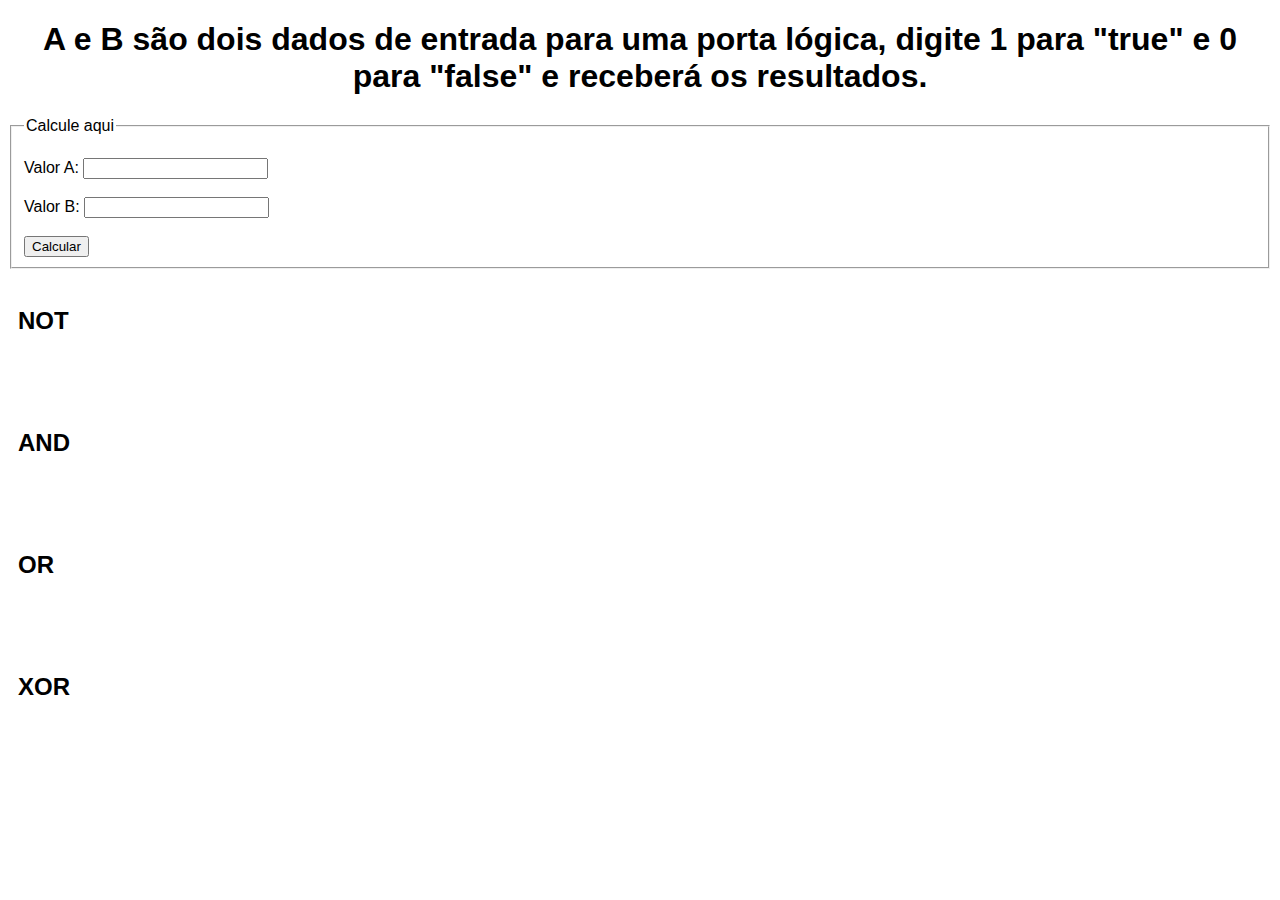
<file: Portas Lógicas/index.html>
<!DOCTYPE html>
<html lang="pt-br">
<head>
    <meta charset="UTF-8">
    <meta name="viewport" content="width=device-width, initial-scale=1.0">
    <title>java</title>
    <link rel="stylesheet" href="style.css">
    <script type="text/javascript" src="script.js"></script>
</head>
<body>
    <div id="divh1">
        <h1>A e B são dois dados de entrada para uma porta lógica, digite 1 para "true" e 0 para "false" e receberá os resultados.</h1>
    </div>
    <form action="#">
        <fieldset>
            <legend>Calcule aqui</legend>
            <br>
            <label for="a">Valor A: </label>
            <input type="text" id="a" required>
            <br><br>
            <label for="b">Valor B: </label>
            <input type="text" id="b" required>
            <br><br>
            <input type="button" value="Calcular" onclick="calcular()">
            <br>
        </fieldset>
    </form>
    <br>
    <div id="divresultados">
        <h2>NOT</h2>
        <label id="nota"></label>
        <br>
        <label id="notb"></label>
        <br><br>
        <h2>AND</h2>
        <label id="note"></label>
        <br>
        <label id="and"></label>
        <br><br>
        <h2>OR</h2>
        <label id="notor"></label>
        <br>
        <label id="or"></label>
        <br><br>
        <h2>XOR</h2>
        <label id="notxor"></label>
        <br>
        <label id="xor"></label>
    </div>

    
</body>
</html>
</file>
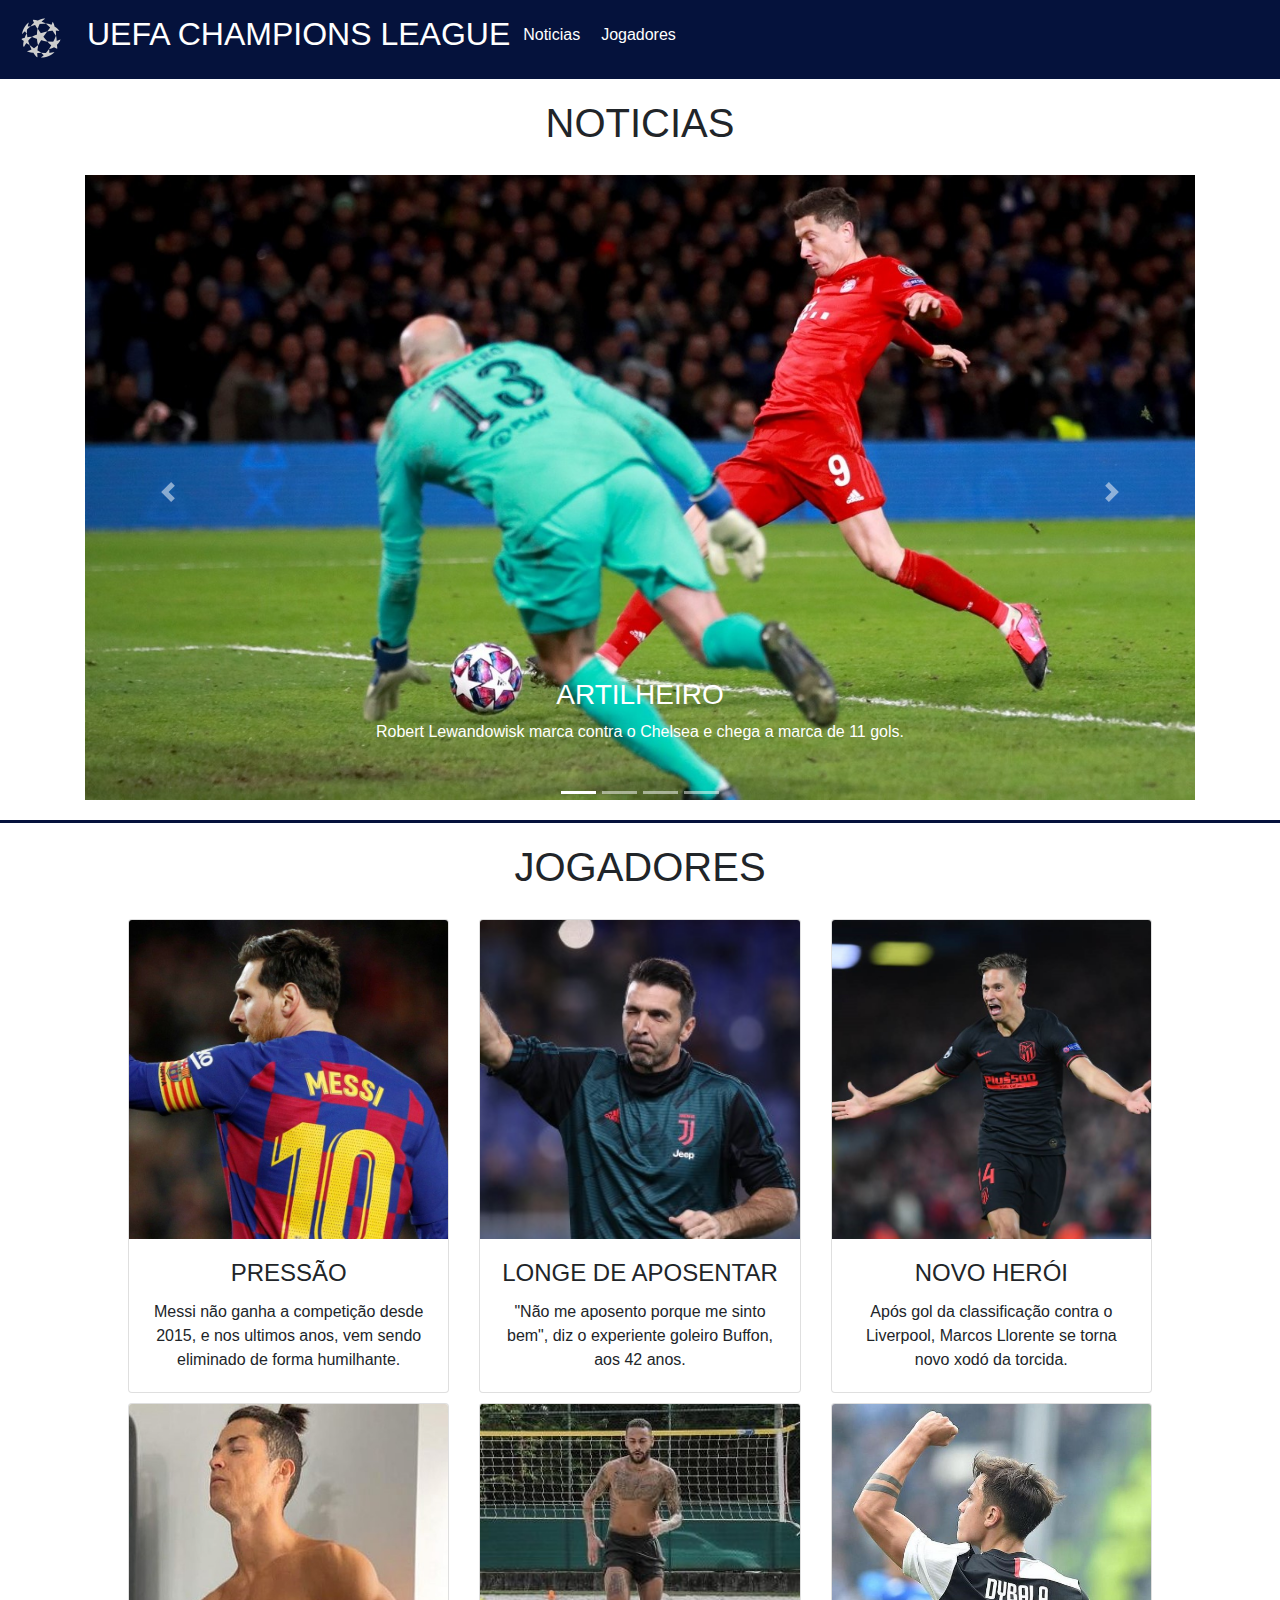
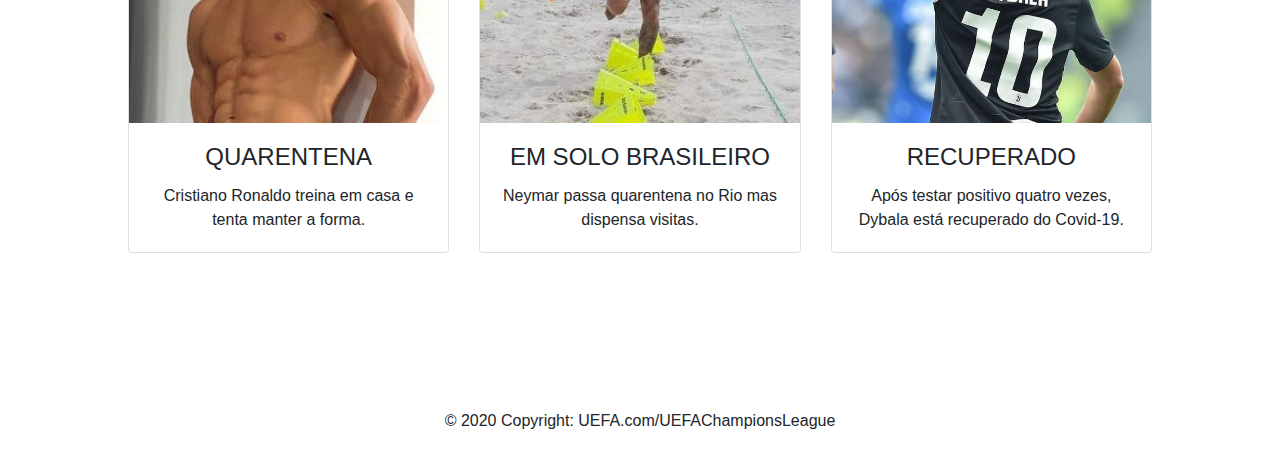
<file: bs.html>
<!DOCTYPE html>
<html lang="pt-br">
<head>
    <meta charset="UTF-8">
    <meta name="viewport" content="width=device-width, initial-scale=1.0">
    <title>UEFA CHAMPIONS LEAGUE</title>
    <link rel="stylesheet" href="style.css">
    <!-- Bootstrap -->
    <link rel="stylesheet" href="https://maxcdn.bootstrapcdn.com/bootstrap/4.4.1/css/bootstrap.min.css">
    <link rel="stylesheet" href="https://use.fontawesome.com/releases/v5.6.3/css/all.css" integrity="sha384-UHRtZLI+pbxtHCWp1t77Bi1L4ZtiqrqD80Kn4Z8NTSRyMA2Fd33n5dQ8lWUE00s/" crossorigin="anonymous">
    <script src="https://ajax.googleapis.com/ajax/libs/jquery/3.4.1/jquery.min.js"></script>
    <script src="https://cdnjs.cloudflare.com/ajax/libs/popper.js/1.16.0/umd/popper.min.js"></script>
    <script src="https://maxcdn.bootstrapcdn.com/bootstrap/4.4.1/js/bootstrap.min.js"></script>
    <!-- /bootstrap-->
</head>
<body id="ucl">
    <nav class="navbar navbar-expand-lg ">
        <a class="navbar-brand" href="#ucl"><img src="imagens/ucl.png" id="ucl-img"></a>
        <button class="navbar-toggler" type="button" data-toggle="collapse" data-target="#divnavbar">
            <span class="navbar-toggler-icon"></span>
            <img src="imagens/linhas.png" alt="button" id="img-button">
        </button>
        <div class="collapse navbar-collapse" id="divnavbar">
            <ul class="navbar-nav">
                <li class="nav-item">
                    <h2>UEFA CHAMPIONS LEAGUE</h2>
                </li>
                <li class="nav-item">
                    <a href="#noticias" class="nav-link anchor">Noticias</a>
                </li>
                <li class="nav-item">
                    <a href="#jogadores" class="nav-link anchor">Jogadores</a>
                </li>

            </ul>

        </div>

    </nav>
    <div class="container-fluid divtitulos" >
        <h1 id="noticias">NOTICIAS</h1>
    </div>
    <header class="container">
        <div id="demo" class="carousel slide" data-ride="carousel">
            <ul class="carousel-indicators">
              <li data-target="#demo" data-slide-to="0" class="active"></li>
              <li data-target="#demo" data-slide-to="1"></li>
              <li data-target="#demo" data-slide-to="2"></li>
              <li data-target="#demo" data-slide-to="3"></li>
            </ul>
            <div class="carousel-inner">
              <div class="carousel-item active">
                <img src="imagens/lewa.jpg" alt="lewa" width="1100" height="500">
                <div class="carousel-caption">
                    <h3>ARTILHEIRO</h3>
                    <p>Robert Lewandowisk marca contra o Chelsea e chega a marca de 11 gols. </p>
                </div>   
              </div>
              <div class="carousel-item">
                <img src="imagens/psg.jpg" alt="PSG" width="1100" height="500">
                <div class="carousel-caption">
                    <h3>CLASSIFICADOS</h3>
                    <p>PSG se classifica com gol de Neymar.</p>
                </div>   
              </div>
              <div class="carousel-item">
                <img src="imagens/estadio.jpg" alt="pandemia" width="1100" height="500">
                <div class="carousel-caption">
                    <h3>PANDEMIA</h3>
                    <p>Jogos são adiados devido ao Novo Coronavírus.</p>
                </div>   
              </div>
              <div class="carousel-item">
                <img src="imagens/gj33.jpg" alt="rm" width="1100" height="500">
                <div class="carousel-caption">
                    <h3>SEM DEFINIÇÃO</h3>
                    <p>Alguns confrontos ainda não estão definidos, e terão de aguardar o retorno dos jogos.</p>
                </div>   
              </div>
            </div>
            <a class="carousel-control-prev" href="#demo" data-slide="prev">
              <span class="carousel-control-prev-icon"></span>
            </a>
            <a class="carousel-control-next" href="#demo" data-slide="next">
              <span class="carousel-control-next-icon"></span>
            </a>
          </div>

    </header>
    <div class="container-fluid divtitulos" >
        <h1 id="jogadores">JOGADORES</h1>
    </div>
    <section class="conteiner fluid">
        <div class="row">    
            <div class="col-12 col-md-4 text-center">
                <div class="card" style="width: 100%">
                    <img class="card-img-top" src="imagens/messi.jpg" alt="messi" style="width:100%">
                    <div class="card-body">
                      <h4 class="card-title">PRESSÃO</h4>
                      <p class="card-text">Messi não ganha a competição desde 2015, e nos ultimos anos, vem sendo eliminado de forma humilhante.</p>
                    </div>
                </div>
            </div>
            <div class="col-12 col-md-4 text-center">
                <div class="card" style="width:100%">
                    <img class="card-img-top" src="imagens/buffon.jpg" alt="buffon" style="width:100%">
                    <div class="card-body">
                      <h4 class="card-title">LONGE DE APOSENTAR</h4>
                      <p class="card-text">"Não me aposento porque me sinto bem", diz o experiente goleiro Buffon, aos 42 anos.</p>
                    </div>
                </div>
            </div>
            <div class="col-12 col-md-4 text-center">
                <div class="card" style="width:100%">
                    <img class="card-img-top" src="imagens/atm.jpg" alt="buffon" style="width:100%">
                    <div class="card-body">
                      <h4 class="card-title">NOVO HERÓI</h4>
                      <p class="card-text">Após gol da classificação contra o Liverpool, Marcos Llorente se torna novo xodó da torcida.</p>
                    </div>
                </div>
            </div>
        </div>
        <div class="row" id="row2">
            <div class="col-12 col-md-4 text-center">
                <div class="card" style="width: 100%">
                    <img class="card-img-top" src="imagens/cristiano.jpg" alt="cr7" style="width:100%">
                    <div class="card-body">
                      <h4 class="card-title">QUARENTENA</h4>
                      <p class="card-text">Cristiano Ronaldo treina em casa e tenta manter a forma.</p>
                    </div>
                </div>
            </div>
                <div class="col-12 col-md-4 text-center">
                    <div class="card" style="width:100%">
                        <img class="card-img-top" src="imagens/neymar.jpg" alt="ney" style="width:100%">
                        <div class="card-body">
                        <h4 class="card-title">EM SOLO BRASILEIRO</h4>
                        <p class="card-text">Neymar passa quarentena no Rio mas dispensa visitas.</p>
                        </div>
                    </div>
            </div>
            <div class="col-12 col-md-4 text-center">
                <div class="card" style="width:100%">
                    <img class="card-img-top" src="imagens/dybala.jpg" alt="buffon" style="width:100%">
                    <div class="card-body">
                      <h4 class="card-title">RECUPERADO</h4>
                      <p class="card-text">Após testar positivo quatro vezes, Dybala está recuperado do Covid-19.</p>
                    </div>
                </div>
            </div>
        </div>
    </section>
    <!-- Footer -->
<footer class="page-footer">

    <div class="container">
  
      <div class="row">
  
        <div class="col-12 py-5">
            <div id="icons">
                <a class="fb-ic" href="https://www.facebook.com/ChampionsLeague/">
                    <i class="fab fa-facebook-f fa-lg white-text mr-md-5 mr-3 fa-2x"> </i>
                </a>
                <a class="tw-ic" href="https://twitter.com/ChampionsLeague">
                    <i class="fab fa-twitter fa-lg white-text mr-md-5 mr-3 fa-2x"> </i>
                </a>
                <a class="ins-ic" href="https://www.instagram.com/championsleague/?hl=pt-br">
                    <i class="fab fa-instagram fa-lg white-text mr-md-5 mr-3 fa-2x"> </i>
                </a>
            </div>
        </div>
        
      </div>
      
    </div>
  
    
    <div class="footer-copyright text-center py-3">© 2020 Copyright:
      <a href="https://www.uefa.com/uefachampionsleague/"> UEFA.com/UEFAChampionsLeague</a>
    </div>
  
  </footer>

    
</body>
</html>
</file>
<file: Portas Lógicas/style.css>
body{
    font-family: Arial, Helvetica, sans-serif;
}
#divh1{
    text-align: center;
}
#divresultados{
    padding-left: 10px;
}
</file>
<file: style.css>
body{
    font-family: Arial, Helvetica, sans-serif;
}
nav{
    background-color: rgb(5, 18, 60);
    color: white;
}

a, a:link, a:hover, a:visited{
    text-decoration: none;
    color: inherit;
    
}
section{
    width: 80%;
    margin: auto;
    padding-top: 10px;
}
li{
    padding-left: 5px;
}
footer{
    padding-top: 20px;
}

#ucl-img{
    width: 50px;
    height: 50px;
}

#img-button{
    height: 10px;
    width: 10px;
}
#row2{
    padding-top: 10px;
}
#icons{
    margin: auto;
    width: 50%;
    text-align: center;
}


.carousel{
    padding-top: 10px;
    padding-bottom: 20px;
}
.divtitulos{
    text-align: center;
    border-top-color: rgb(5, 18, 60);
    border-top-style: solid;
    padding-top: 20px;
    padding-bottom: 10px;
}
.card{
    margin: auto;
}
.carousel-inner img {
    width: 100%;
    height: 100%;
}
</file>
